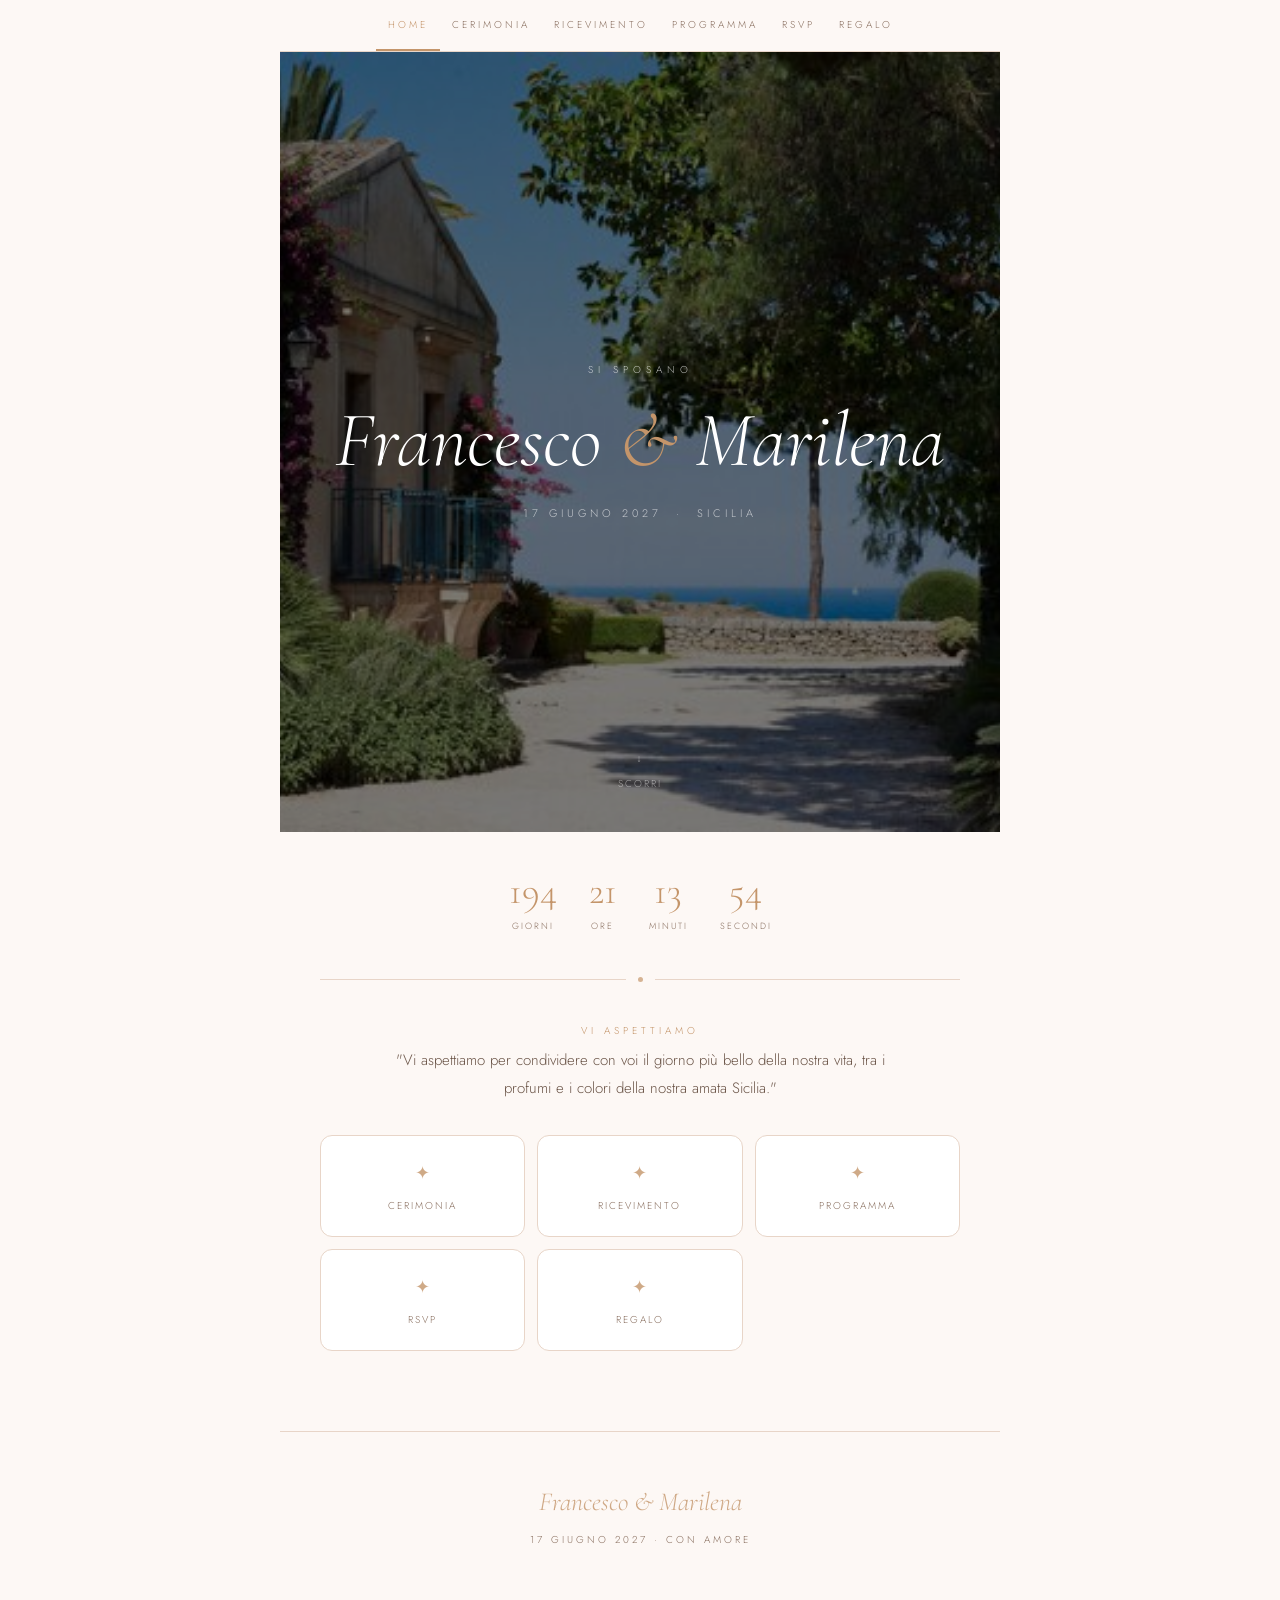
<file: index.html>
<!DOCTYPE html>
<html lang="it">
<head>
  <meta charset="UTF-8"/>
  <meta name="viewport" content="width=device-width, initial-scale=1.0"/>
  <title>Francesco & Marilena — 17 Giugno 2027</title>
  <link rel="preconnect" href="https://fonts.googleapis.com">
  <link href="https://fonts.googleapis.com/css2?family=Cormorant+Garamond:ital,wght@0,300;0,400;1,300;1,400&family=Jost:wght@300;400&display=swap" rel="stylesheet">
  <style>
    *, *::before, *::after { box-sizing: border-box; margin: 0; padding: 0; }
    :root {
      --cream: #fdf8f5;
      --gold: #c4956a;
      --gold-light: #e8d5c8;
      --brown-dark: #2c2220;
      --brown-mid: #6b5548;
      --brown-light: #8a7060;
    }
    html { scroll-behavior: smooth; }
    body {
      font-family: 'Jost', sans-serif;
      font-weight: 300;
      background: var(--cream);
      color: var(--brown-dark);
      line-height: 1.7;
      max-width: 720px;
      margin: 0 auto;
    }

    nav {
      position: sticky; top: 0; z-index: 100;
      background: rgba(253,248,245,0.96);
      backdrop-filter: blur(8px);
      border-bottom: 0.5px solid var(--gold-light);
      display: flex; justify-content: center; flex-wrap: wrap;
    }
    nav a {
      font-size: 10px; letter-spacing: 3px; text-transform: uppercase;
      color: var(--brown-light); text-decoration: none;
      padding: 16px 12px; border-bottom: 2px solid transparent;
      transition: color 0.2s, border-color 0.2s;
    }
    nav a:hover, nav a.active { color: var(--gold); border-bottom-color: var(--gold); }

    .hero {
      position: relative; text-align: center;
      height: 100vh; min-height: 560px; max-height: 780px;
      display: flex; align-items: center; justify-content: center; overflow: hidden;
    }
    .hero-bg {
      position: absolute; inset: 0;
      background-image: url('commenda.jpg');
      background-size: cover; background-position: center;
      filter: brightness(0.48); transition: transform 10s ease;
    }
    .hero:hover .hero-bg { transform: scale(1.04); }
    .hero-content { position: relative; z-index: 1; padding: 0 2rem; }
    .hero-label {
      font-size: 10px; letter-spacing: 5px; text-transform: uppercase;
      color: rgba(255,255,255,0.7); margin-bottom: 1.4rem;
      opacity: 0; animation: fadeUp 0.8s ease forwards 0.1s;
    }
    .hero-names {
      font-family: 'Cormorant Garamond', serif;
      font-size: clamp(48px, 12vw, 78px);
      font-weight: 300; font-style: italic; color: #fff; line-height: 1.05;
      opacity: 0; animation: fadeUp 0.8s ease forwards 0.25s;
    }
    .hero-amp { color: var(--gold); }
    .hero-date {
      font-size: 11px; letter-spacing: 4px; text-transform: uppercase;
      color: rgba(255,255,255,0.65); margin-top: 1.4rem;
      opacity: 0; animation: fadeUp 0.8s ease forwards 0.4s;
    }
    .hero-scroll {
      position: absolute; bottom: 2.5rem; left: 50%; transform: translateX(-50%);
      z-index: 1; display: flex; flex-direction: column; align-items: center; gap: 8px;
      color: rgba(255,255,255,0.5); font-size: 10px; letter-spacing: 2px; text-transform: uppercase;
      animation: bounce 2s infinite;
    }
    @keyframes bounce {
      0%, 100% { transform: translateX(-50%) translateY(0); }
      50% { transform: translateX(-50%) translateY(6px); }
    }
    @keyframes fadeUp {
      from { opacity: 0; transform: translateY(16px); }
      to   { opacity: 1; transform: translateY(0); }
    }

    .divider { display: flex; align-items: center; gap: 12px; padding: 0 2.5rem; margin: 2.5rem 0; }
    .div-line { flex: 1; height: 0.5px; background: var(--gold-light); }
    .div-dot { width: 5px; height: 5px; border-radius: 50%; background: var(--gold); opacity: 0.7; }

    .countdown { display: flex; justify-content: center; gap: 2rem; padding: 2.5rem 2rem 0; }
    .countdown-item { text-align: center; }
    .countdown-num {
      font-family: 'Cormorant Garamond', serif; font-size: 38px;
      font-weight: 300; color: var(--gold); line-height: 1; display: block;
    }
    .countdown-label { font-size: 9px; letter-spacing: 2px; text-transform: uppercase; color: var(--brown-light); margin-top: 4px; }

    .section-label { font-size: 10px; letter-spacing: 4px; color: var(--gold); text-transform: uppercase; margin-bottom: 0.4rem; text-align: center; }
    .body-text { font-size: 15px; color: var(--brown-mid); line-height: 1.9; text-align: center; max-width: 520px; margin: 0 auto; }

    .quick-links { display: grid; grid-template-columns: repeat(3, 1fr); gap: 12px; padding: 0 2.5rem 3rem; }
    .quick-link {
      background: #fff; border: 0.5px solid var(--gold-light);
      border-radius: 12px; padding: 1.4rem 1rem; text-align: center;
      text-decoration: none; transition: border-color 0.2s, transform 0.2s; display: block;
    }
    .quick-link:hover { border-color: var(--gold); transform: translateY(-2px); }
    .quick-link-icon { font-size: 18px; color: var(--gold); opacity: 0.8; margin-bottom: 8px; }
    .quick-link-label { font-size: 10px; letter-spacing: 2px; text-transform: uppercase; color: var(--brown-light); }

    footer { text-align: center; padding: 3rem 2rem 2rem; border-top: 0.5px solid var(--gold-light); margin-top: 2rem; }
    .footer-names { font-family: 'Cormorant Garamond', serif; font-size: 26px; font-style: italic; color: var(--gold); opacity: 0.8; }
    .footer-sub { font-size: 10px; letter-spacing: 3px; color: var(--brown-light); text-transform: uppercase; margin-top: 6px; }
    .footer-nav { display: flex; justify-content: center; gap: 16px; margin-top: 1.5rem; flex-wrap: wrap; }
    .footer-nav a { font-size: 10px; letter-spacing: 2px; text-transform: uppercase; color: var(--brown-light); text-decoration: none; transition: color 0.2s; }
    .footer-nav a:hover { color: var(--gold); }

    @media (max-width: 500px) {
      .quick-links { grid-template-columns: 1fr 1fr; }
      nav a { padding: 12px 8px; font-size: 9px; letter-spacing: 2px; }
      .countdown { gap: 1.2rem; }
    }
  </style>
</head>
<body>

<nav>
  <a href="index.html" class="active">Home</a>
  <a href="cerimonia.html">Cerimonia</a>
  <a href="ricevimento.html">Ricevimento</a>
  <a href="programma.html">Programma</a>
  <a href="rsvp.html">RSVP</a>
  <a href="regalo.html">Regalo</a>
</nav>

<div class="hero">
  <div class="hero-bg"></div>
  <div class="hero-content">
    <p class="hero-label">Si sposano</p>
    <h1 class="hero-names">Francesco <span class="hero-amp">&</span> Marilena</h1>
    <p class="hero-date">17 Giugno 2027 &nbsp;·&nbsp; Sicilia</p>
  </div>
  <div class="hero-scroll"><span>↓</span>scorri</div>
</div>

<div class="countdown">
  <div class="countdown-item"><span class="countdown-num" id="cd-days">—</span><span class="countdown-label">Giorni</span></div>
  <div class="countdown-item"><span class="countdown-num" id="cd-hours">—</span><span class="countdown-label">Ore</span></div>
  <div class="countdown-item"><span class="countdown-num" id="cd-mins">—</span><span class="countdown-label">Minuti</span></div>
  <div class="countdown-item"><span class="countdown-num" id="cd-secs">—</span><span class="countdown-label">Secondi</span></div>
</div>

<div class="divider"><div class="div-line"></div><div class="div-dot"></div><div class="div-line"></div></div>

<div style="padding: 0 2.5rem 2rem; text-align: center;">
  <p class="section-label">Vi aspettiamo</p>
  <p class="body-text">"Vi aspettiamo per condividere con voi il giorno più bello della nostra vita, tra i profumi e i colori della nostra amata Sicilia."</p>
</div>

<div class="quick-links">
  <a class="quick-link" href="cerimonia.html"><div class="quick-link-icon">✦</div><div class="quick-link-label">Cerimonia</div></a>
  <a class="quick-link" href="ricevimento.html"><div class="quick-link-icon">✦</div><div class="quick-link-label">Ricevimento</div></a>
  <a class="quick-link" href="programma.html"><div class="quick-link-icon">✦</div><div class="quick-link-label">Programma</div></a>
  <a class="quick-link" href="rsvp.html"><div class="quick-link-icon">✦</div><div class="quick-link-label">RSVP</div></a>
  <a class="quick-link" href="regalo.html"><div class="quick-link-icon">✦</div><div class="quick-link-label">Regalo</div></a>
</div>

<footer>
  <p class="footer-names">Francesco & Marilena</p>
  <p class="footer-sub">17 Giugno 2027 · Con amore</p>
  <nav class="footer-nav">
    <a href="cerimonia.html">Cerimonia</a>
    <a href="ricevimento.html">Ricevimento</a>
    <a href="programma.html">Programma</a>
    <a href="rsvp.html">RSVP</a>
    <a href="regalo.html">Regalo</a>
  </nav>
</footer>

<script>
  function tick() {
    const diff = new Date('2027-06-17T16:00:00') - new Date();
    if (diff <= 0) return;
    document.getElementById('cd-days').textContent  = Math.floor(diff / 86400000);
    document.getElementById('cd-hours').textContent = Math.floor((diff % 86400000) / 3600000);
    document.getElementById('cd-mins').textContent  = Math.floor((diff % 3600000) / 60000);
    document.getElementById('cd-secs').textContent  = Math.floor((diff % 60000) / 1000);
  }
  tick(); setInterval(tick, 1000);
</script>
</body>
</html>
</file>
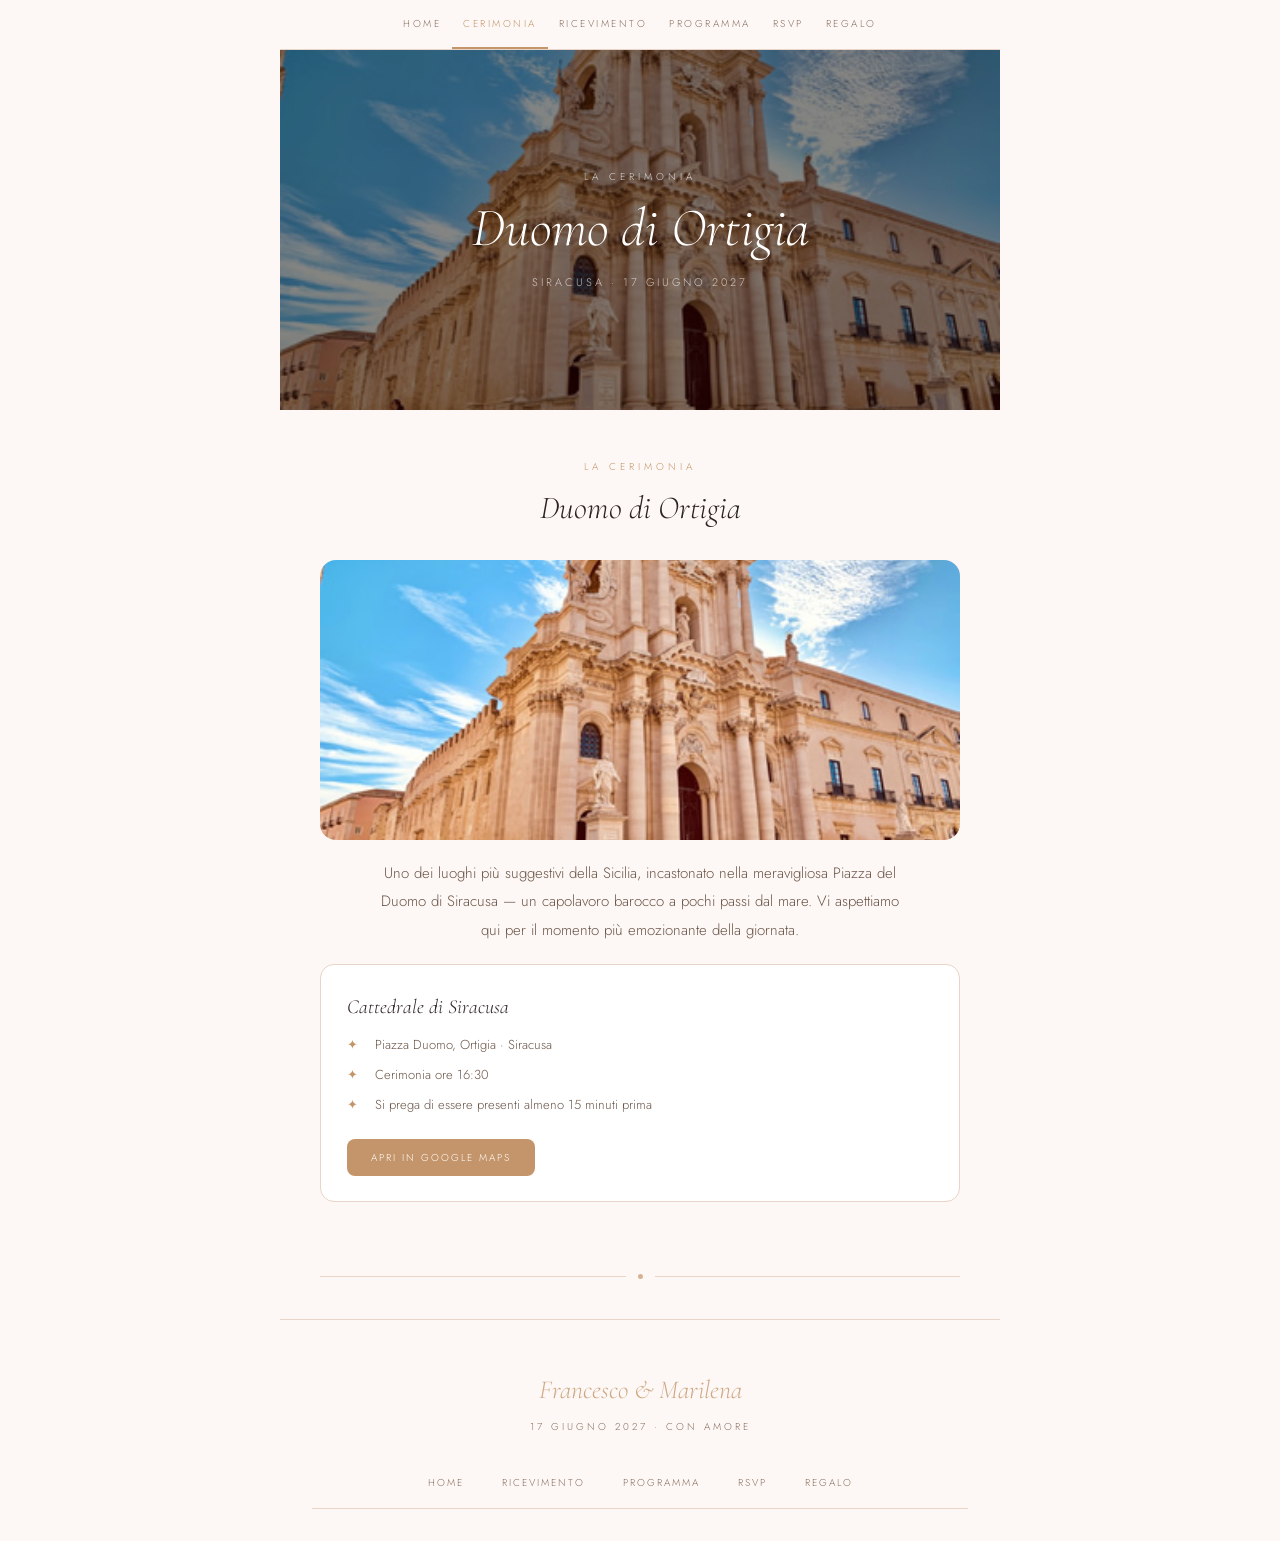
<file: cerimonia.html>
<!DOCTYPE html>
<html lang="it">
<head>
  <meta charset="UTF-8"/>
  <meta name="viewport" content="width=device-width, initial-scale=1.0"/>
  <title>Cerimonia — Francesco & Marilena</title>
  <link rel="stylesheet" href="style.css">
  <style>
    .location-section { padding: 3rem 2.5rem 2rem; }
    .location-img-hero {
      width: 100%; height: 280px; object-fit: cover;
      border-radius: 16px; display: block; margin: 1.2rem 0;
    }
    .location-info {
      background: var(--white); border: 0.5px solid var(--gold-light);
      border-radius: 14px; padding: 1.6rem; margin-top: 1.2rem;
    }
    .location-info-title {
      font-family: 'Cormorant Garamond', serif;
      font-size: 20px; font-style: italic; color: var(--brown-dark); margin-bottom: 10px;
    }
    .location-info-row {
      display: flex; gap: 10px; align-items: flex-start;
      margin-bottom: 8px; font-size: 13px; color: var(--brown-mid);
    }
    .location-info-row span:first-child { color: var(--gold); min-width: 18px; }
    .map-btn {
      display: inline-block; margin-top: 14px;
      background: var(--gold); color: var(--white);
      text-decoration: none; border-radius: 8px;
      padding: 10px 24px; font-size: 10px; letter-spacing: 2px;
      text-transform: uppercase; transition: background 0.2s;
    }
    .map-btn:hover { background: #b0804f; }
    @media (max-width: 500px) { .location-section { padding: 2.5rem 1.5rem 1.5rem; } }
  </style>
</head>
<body>

<nav>
  <a href="index.html">Home</a>
  <a href="cerimonia.html" class="active">Cerimonia</a>
  <a href="ricevimento.html">Ricevimento</a>
  <a href="programma.html">Programma</a>
  <a href="rsvp.html">RSVP</a>
  <a href="regalo.html">Regalo</a>
</nav>

<div class="page-hero">
  <div class="page-hero-bg" style="background-image: url('Duomo.jpg');"></div>
  <div class="page-hero-content">
    <p class="page-hero-label">La cerimonia</p>
    <h1 class="page-hero-title">Duomo di Ortigia</h1>
    <p class="page-hero-sub">Siracusa · 17 Giugno 2027</p>
  </div>
</div>

<div class="location-section">
  <p class="section-label">La cerimonia</p>
  <h2 class="section-title">Duomo di Ortigia</h2>

  <img class="location-img-hero" src="Duomo.jpg" alt="Piazza del Duomo di Ortigia, Siracusa" />

  <p class="body-text" style="margin-top: 1.2rem;">
    Uno dei luoghi più suggestivi della Sicilia, incastonato nella meravigliosa
    Piazza del Duomo di Siracusa — un capolavoro barocco a pochi passi dal mare.
    Vi aspettiamo qui per il momento più emozionante della giornata.
  </p>

  <div class="location-info">
    <p class="location-info-title">Cattedrale di Siracusa</p>
    <div class="location-info-row"><span>✦</span><span>Piazza Duomo, Ortigia · Siracusa</span></div>
    <div class="location-info-row"><span>✦</span><span>Cerimonia ore 16:30</span></div>
    <div class="location-info-row"><span>✦</span><span>Si prega di essere presenti almeno 15 minuti prima</span></div>
    <a class="map-btn" href="https://maps.google.com/?q=Duomo+di+Ortigia+Siracusa" target="_blank">Apri in Google Maps</a>
  </div>
</div>

<div class="divider"><div class="div-line"></div><div class="div-dot"></div><div class="div-line"></div></div>

<footer>
  <p class="footer-names">Francesco & Marilena</p>
  <p class="footer-sub">17 Giugno 2027 · Con amore</p>
  <nav class="footer-nav">
    <a href="index.html">Home</a>
    <a href="ricevimento.html">Ricevimento</a>
    <a href="programma.html">Programma</a>
    <a href="rsvp.html">RSVP</a>
    <a href="regalo.html">Regalo</a>
  </nav>
</footer>
</body>
</html>
</file>
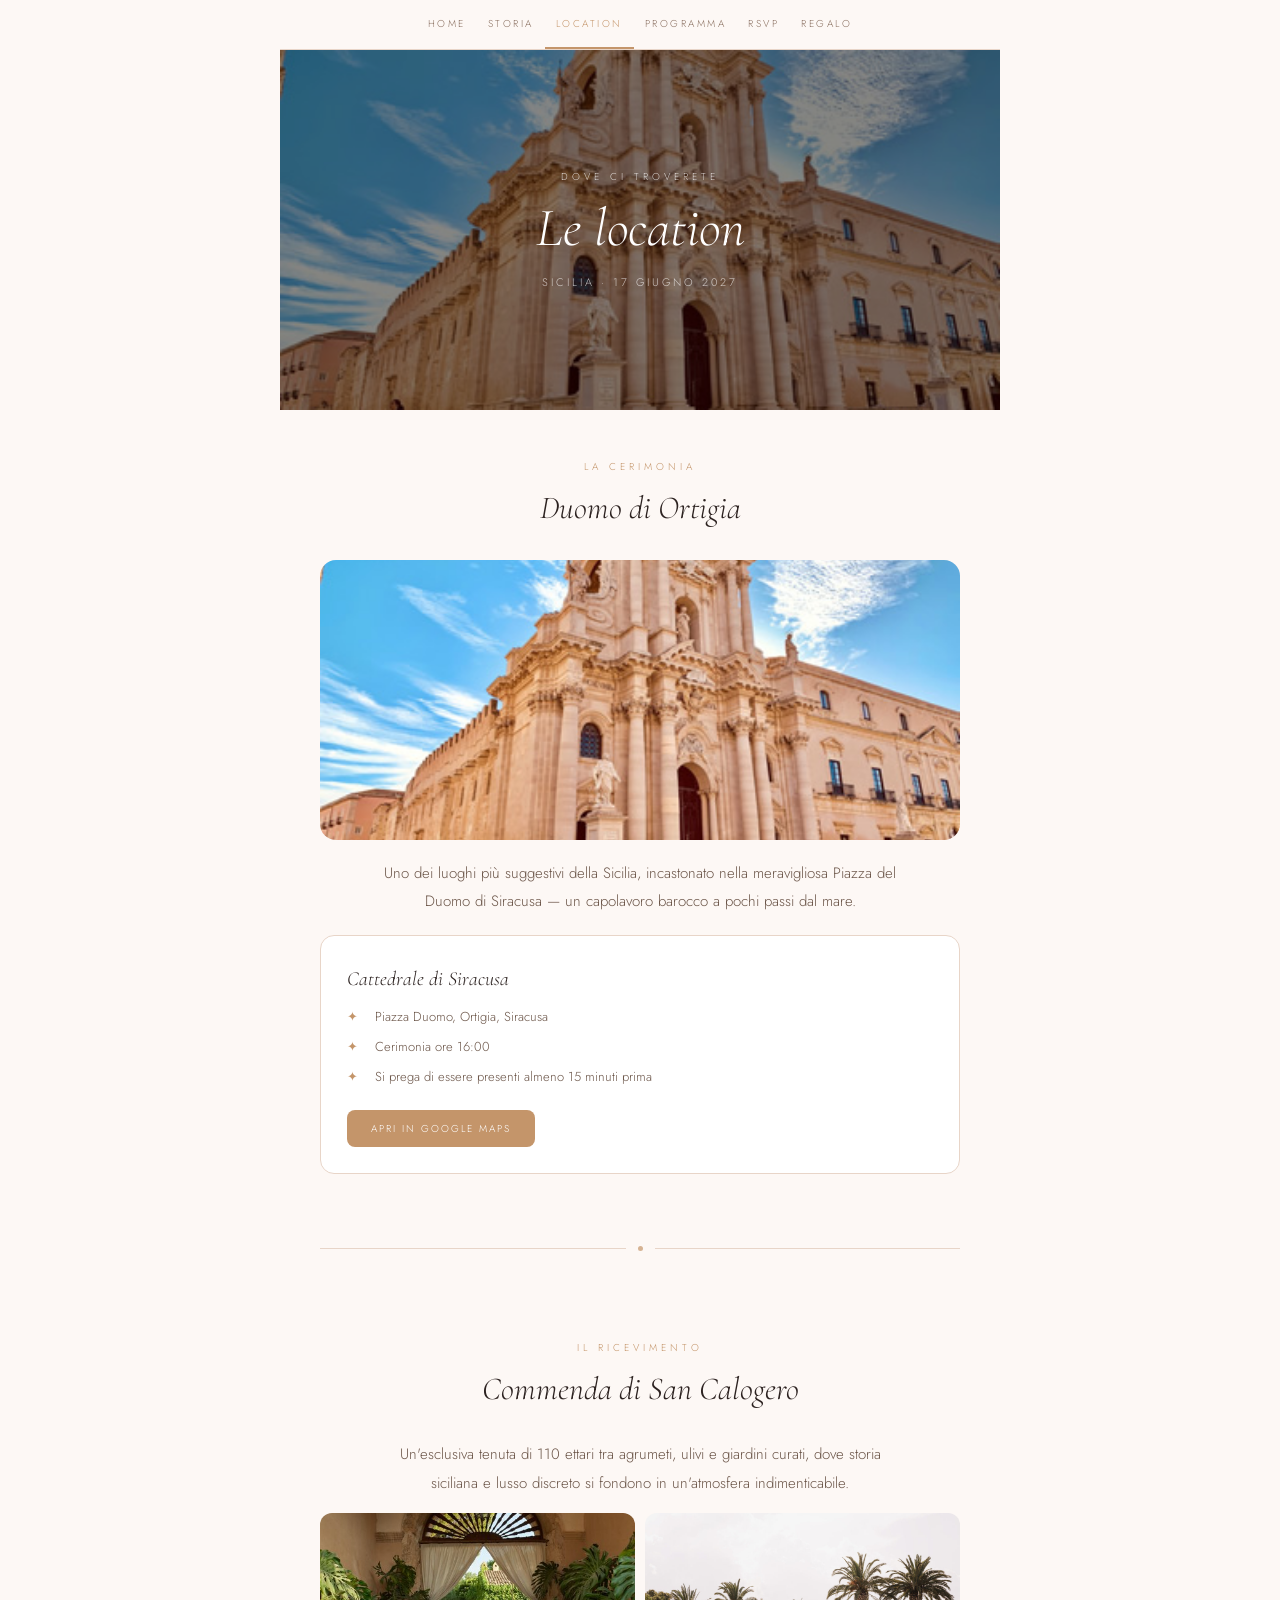
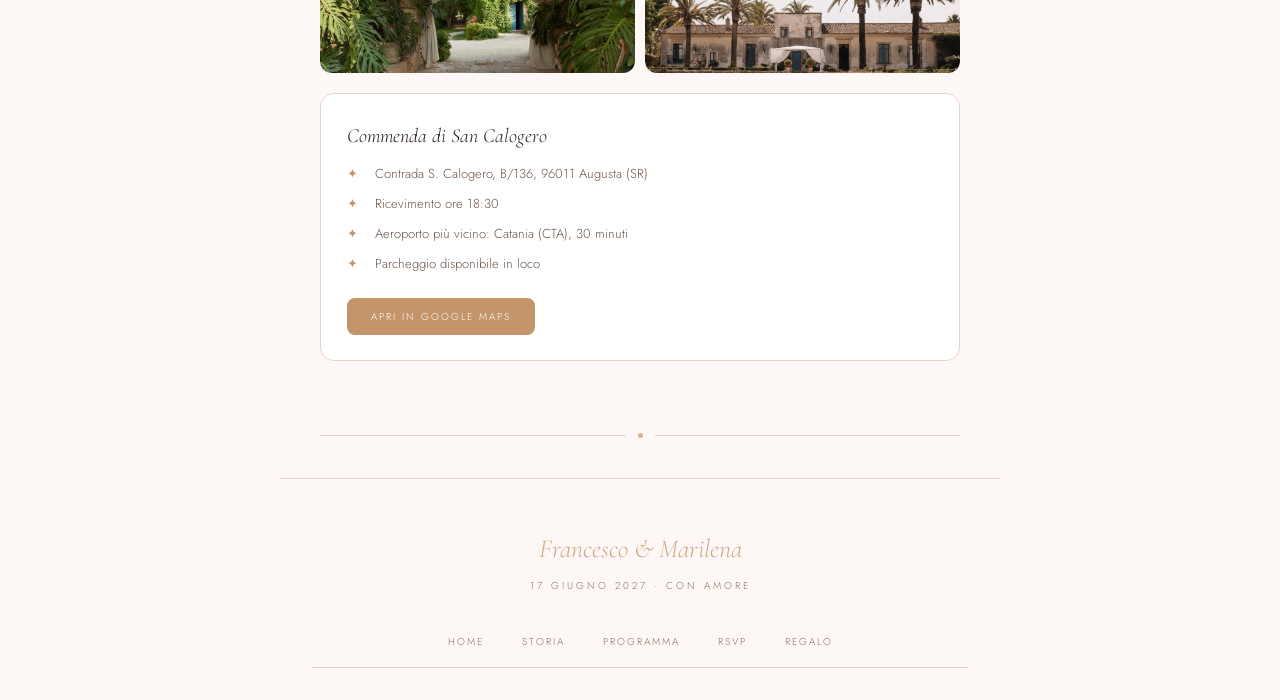
<file: location.html>
<!DOCTYPE html>
<html lang="it">
<head>
  <meta charset="UTF-8"/>
  <meta name="viewport" content="width=device-width, initial-scale=1.0"/>
  <title>Location — Francesco & Marilena</title>
  <link rel="stylesheet" href="style.css">
  <style>
    .location-section {
      padding: 3rem 2.5rem 2rem;
    }
    .location-img-hero {
      width: 100%; height: 280px; object-fit: cover;
      border-radius: 16px; display: block; margin: 1.2rem 0;
    }
    .location-img-row {
      display: grid; grid-template-columns: 1fr 1fr; gap: 10px; margin: 1rem 0;
    }
    .location-img-row img {
      width: 100%; height: 160px; object-fit: cover;
      border-radius: 12px; display: block;
    }
    .location-info {
      background: var(--white); border: 0.5px solid var(--gold-light);
      border-radius: 14px; padding: 1.6rem; margin-top: 1.2rem;
    }
    .location-info-title {
      font-family: 'Cormorant Garamond', serif;
      font-size: 20px; font-style: italic; color: var(--brown-dark);
      margin-bottom: 10px;
    }
    .location-info-row {
      display: flex; gap: 10px; align-items: flex-start;
      margin-bottom: 8px; font-size: 13px; color: var(--brown-mid);
    }
    .location-info-row span:first-child { color: var(--gold); min-width: 18px; }
    .map-btn {
      display: inline-block; margin-top: 14px;
      background: var(--gold); color: var(--white);
      text-decoration: none; border-radius: 8px;
      padding: 10px 24px; font-size: 10px; letter-spacing: 2px;
      text-transform: uppercase; transition: background 0.2s;
    }
    .map-btn:hover { background: #b0804f; }

    @media (max-width: 500px) {
      .location-img-row { grid-template-columns: 1fr; }
      .location-section { padding: 2.5rem 1.5rem 1.5rem; }
    }
  </style>
</head>
<body>

<nav>
  <a href="index.html">Home</a>
  <a href="storia.html">Storia</a>
  <a href="location.html" class="active">Location</a>
  <a href="programma.html">Programma</a>
  <a href="rsvp.html">RSVP</a>
  <a href="regalo.html">Regalo</a>
</nav>

<!-- HERO con Piazza Duomo Ortigia -->
<div class="page-hero">
  <div class="page-hero-bg" style="background-image: url('Duomo.jpg');"></div>
  <div class="page-hero-content">
    <p class="page-hero-label">Dove ci troverete</p>
    <h1 class="page-hero-title">Le location</h1>
    <p class="page-hero-sub">Sicilia · 17 Giugno 2027</p>
  </div>
</div>

<!-- CERIMONIA -->
<div class="location-section">
  <p class="section-label">La cerimonia</p>
  <h2 class="section-title">Duomo di Ortigia</h2>

  <img
    class="location-img-hero"
    src="Duomo.jpg"
    alt="Piazza del Duomo di Ortigia, Siracusa"
  />

  <p class="body-text" style="margin-top: 1.2rem;">
    Uno dei luoghi più suggestivi della Sicilia, incastonato nella meravigliosa
    Piazza del Duomo di Siracusa — un capolavoro barocco a pochi passi dal mare.
  </p>

  <div class="location-info">
    <p class="location-info-title">Cattedrale di Siracusa</p>
    <div class="location-info-row"><span>✦</span><span>Piazza Duomo, Ortigia, Siracusa</span></div>
    <div class="location-info-row"><span>✦</span><span>Cerimonia ore 16:00</span></div>
    <div class="location-info-row"><span>✦</span><span>Si prega di essere presenti almeno 15 minuti prima</span></div>
    <a class="map-btn" href="https://maps.google.com/?q=Duomo+di+Ortigia+Siracusa" target="_blank">Apri in Google Maps</a>
  </div>
</div>

<div class="divider"><div class="div-line"></div><div class="div-dot"></div><div class="div-line"></div></div>

<!-- RICEVIMENTO -->
<div class="location-section">
  <p class="section-label">Il ricevimento</p>
  <h2 class="section-title">Commenda di San Calogero</h2>
  <p class="body-text">
    Un'esclusiva tenuta di 110 ettari tra agrumeti, ulivi e giardini curati,
    dove storia siciliana e lusso discreto si fondono in un'atmosfera indimenticabile.
  </p>

  <div class="location-img-row">
    <img
      src="Commenda2.jpg"
      alt="Commenda di San Calogero - esterno"
    />
    <img
      src="Commenda3.jpg"
      alt="Commenda di San Calogero - giardini"
    />
  </div>

  <div class="location-info">
    <p class="location-info-title">Commenda di San Calogero</p>
    <div class="location-info-row"><span>✦</span><span>Contrada S. Calogero, B/136, 96011 Augusta (SR)</span></div>
    <div class="location-info-row"><span>✦</span><span>Ricevimento ore 18:30</span></div>
    <div class="location-info-row"><span>✦</span><span>Aeroporto più vicino: Catania (CTA), 30 minuti</span></div>
    <div class="location-info-row"><span>✦</span><span>Parcheggio disponibile in loco</span></div>
    <a class="map-btn" href="https://maps.google.com/?q=Contrada+S.+Calogero+B136+Augusta+SR" target="_blank">Apri in Google Maps</a>
  </div>
</div>

<div class="divider"><div class="div-line"></div><div class="div-dot"></div><div class="div-line"></div></div>

<footer>
  <p class="footer-names">Francesco & Marilena</p>
  <p class="footer-sub">17 Giugno 2027 · Con amore</p>
  <nav class="footer-nav">
    <a href="index.html">Home</a>
    <a href="storia.html">Storia</a>
    <a href="programma.html">Programma</a>
    <a href="rsvp.html">RSVP</a>
    <a href="regalo.html">Regalo</a>
  </nav>
</footer>
</body>
</html>
</file>
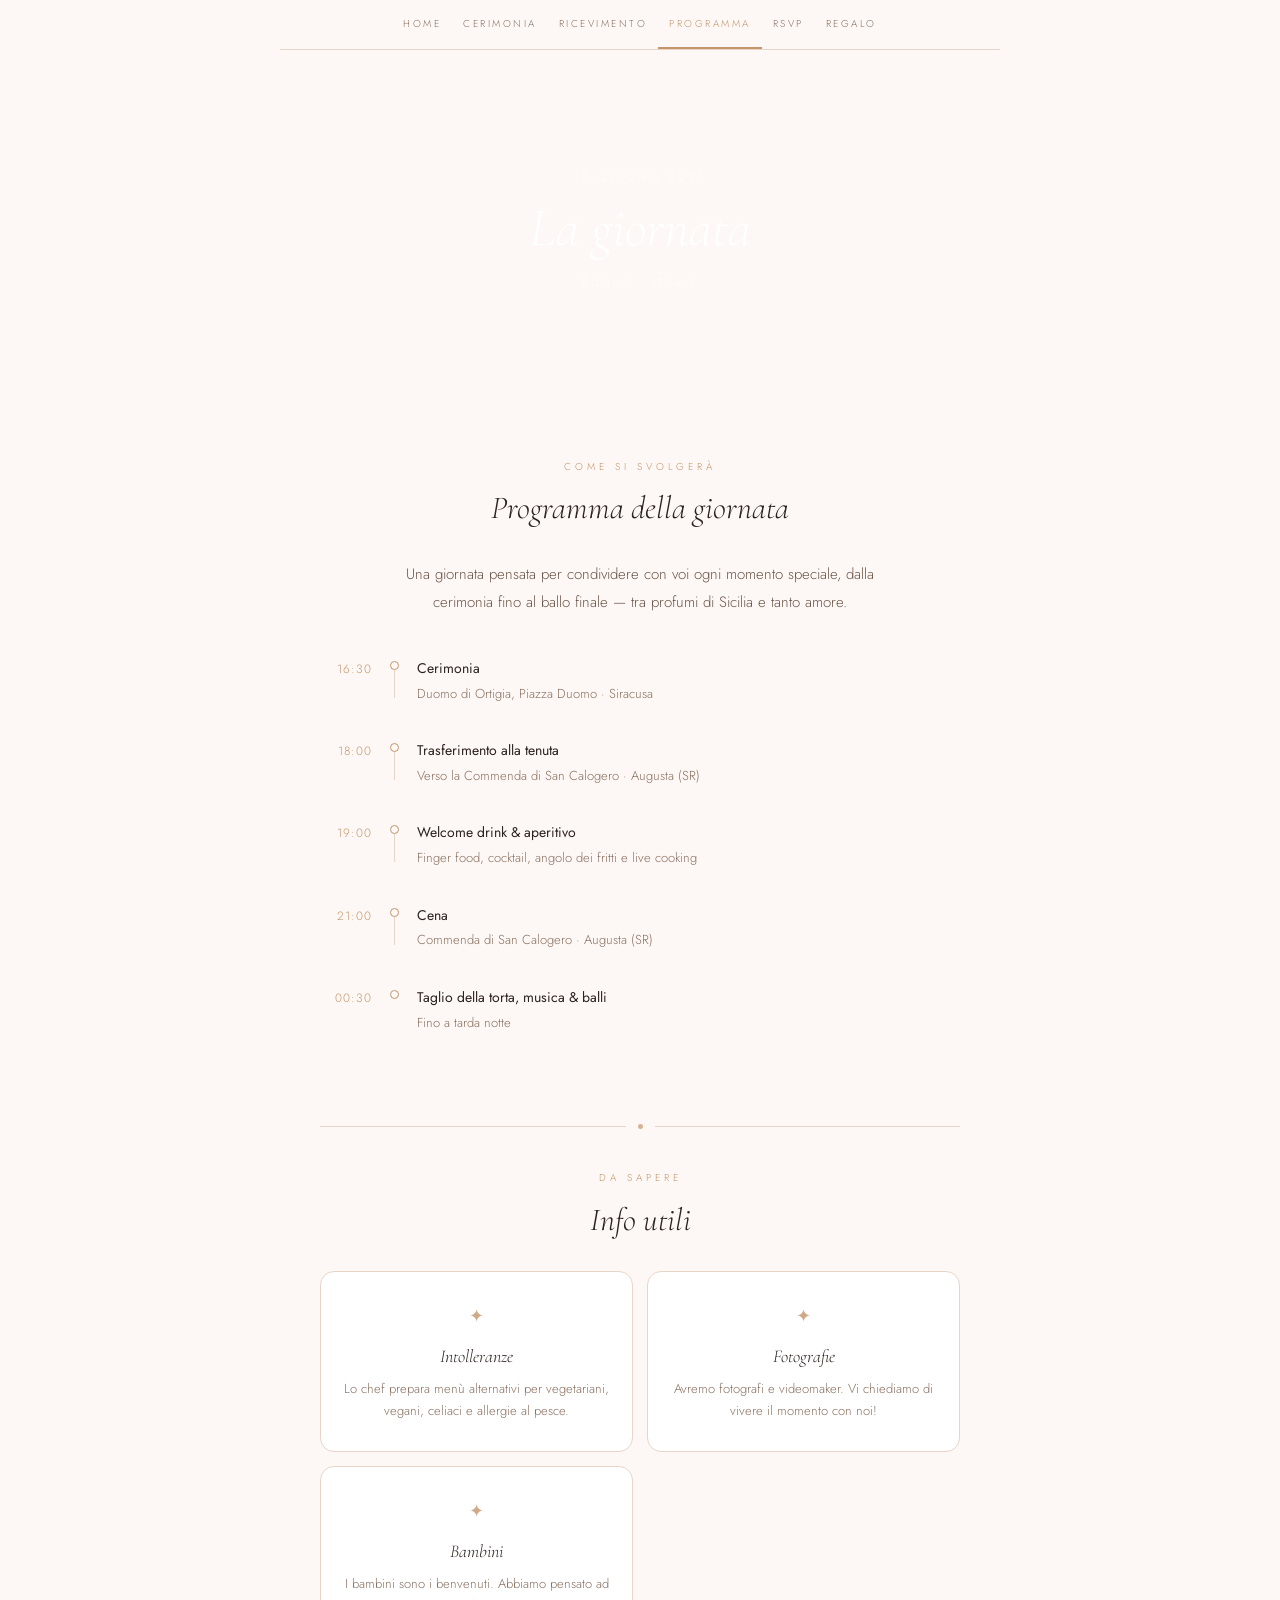
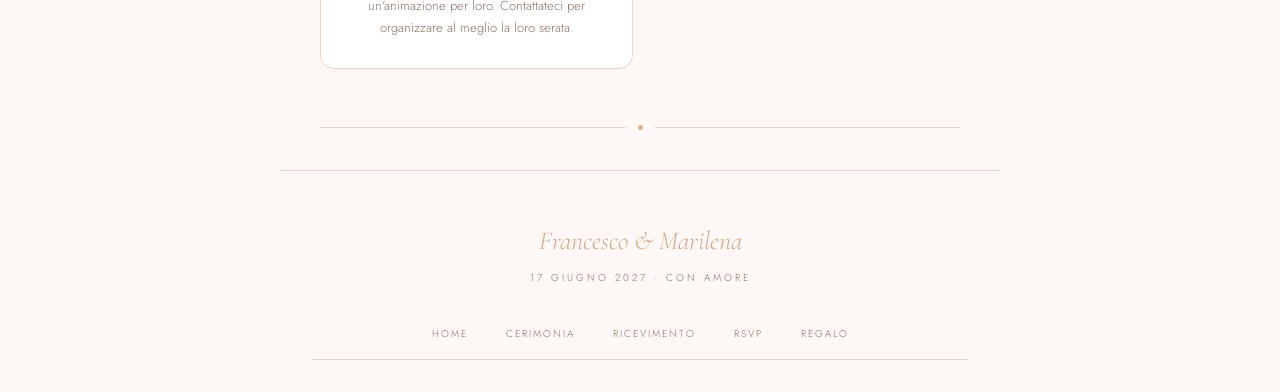
<file: programma.html>
<!DOCTYPE html>
<html lang="it">
<head>
  <meta charset="UTF-8"/>
  <meta name="viewport" content="width=device-width, initial-scale=1.0"/>
  <title>Programma — Francesco & Marilena</title>
  <link rel="stylesheet" href="style.css">
</head>
<body>

<nav>
  <a href="index.html">Home</a>
  <a href="cerimonia.html">Cerimonia</a>
  <a href="ricevimento.html">Ricevimento</a>
  <a href="programma.html" class="active">Programma</a>
  <a href="rsvp.html">RSVP</a>
  <a href="regalo.html">Regalo</a>
</nav>

<div class="page-hero">
  <div class="page-hero-bg" style="background-image: url('https://images.unsplash.com/photo-1519225421980-715cb0215aed?w=1400&q=80');"></div>
  <div class="page-hero-content">
    <p class="page-hero-label">17 Giugno 2027</p>
    <h1 class="page-hero-title">La giornata</h1>
    <p class="page-hero-sub">Sicilia · Italia</p>
  </div>
</div>

<section>
  <p class="section-label">Come si svolgerà</p>
  <h2 class="section-title">Programma della giornata</h2>
  <p class="body-text">
    Una giornata pensata per condividere con voi ogni momento speciale,
    dalla cerimonia fino al ballo finale — tra profumi di Sicilia e tanto amore.
  </p>

  <div class="timeline" style="margin-top: 2.5rem;">
    <div class="tl-item">
      <span class="tl-time">16:30</span>
      <div class="tl-track"><div class="tl-dot"></div><div class="tl-wire"></div></div>
      <div class="tl-content">
        <p class="tl-label">Cerimonia</p>
        <p class="tl-desc">Duomo di Ortigia, Piazza Duomo · Siracusa</p>
      </div>
    </div>
    <div class="tl-item">
      <span class="tl-time">18:00</span>
      <div class="tl-track"><div class="tl-dot"></div><div class="tl-wire"></div></div>
      <div class="tl-content">
        <p class="tl-label">Trasferimento alla tenuta</p>
        <p class="tl-desc">Verso la Commenda di San Calogero · Augusta (SR)</p>
      </div>
    </div>
    <div class="tl-item">
      <span class="tl-time">19:00</span>
      <div class="tl-track"><div class="tl-dot"></div><div class="tl-wire"></div></div>
      <div class="tl-content">
        <p class="tl-label">Welcome drink & aperitivo</p>
        <p class="tl-desc">Finger food, cocktail, angolo dei fritti e live cooking</p>
      </div>
    </div>
    <div class="tl-item">
      <span class="tl-time">21:00</span>
      <div class="tl-track"><div class="tl-dot"></div><div class="tl-wire"></div></div>
      <div class="tl-content">
        <p class="tl-label">Cena</p>
        <p class="tl-desc">Commenda di San Calogero · Augusta (SR)</p>
      </div>
    </div>
    <div class="tl-item">
      <span class="tl-time">00:30</span>
      <div class="tl-track"><div class="tl-dot"></div></div>
      <div class="tl-content">
        <p class="tl-label">Taglio della torta, musica & balli</p>
        <p class="tl-desc">Fino a tarda notte</p>
      </div>
    </div>
  </div>
</section>

<div class="divider"><div class="div-line"></div><div class="div-dot"></div><div class="div-line"></div></div>

<section style="padding-top: 0;">
  <p class="section-label">Da sapere</p>
  <h2 class="section-title">Info utili</h2>
  <div class="cards">
    <div class="card">
      <div class="card-icon">✦</div>
      <p class="card-title">Intolleranze</p>
      <p class="card-body">Lo chef prepara menù alternativi per vegetariani, vegani, celiaci e allergie al pesce.</p>
    </div>
    <div class="card">
      <div class="card-icon">✦</div>
      <p class="card-title">Fotografie</p>
      <p class="card-body">Avremo fotografi e videomaker. Vi chiediamo di vivere il momento con noi!</p>
    </div>
    <div class="card">
      <div class="card-icon">✦</div>
      <p class="card-title">Bambini</p>
      <p class="card-body">I bambini sono i benvenuti. Abbiamo pensato ad un'animazione per loro. Contattateci per organizzare al meglio la loro serata.</p>
    </div>
  </div>
</section>

<div class="divider"><div class="div-line"></div><div class="div-dot"></div><div class="div-line"></div></div>

<footer>
  <p class="footer-names">Francesco & Marilena</p>
  <p class="footer-sub">17 Giugno 2027 · Con amore</p>
  <nav class="footer-nav">
    <a href="index.html">Home</a>
    <a href="cerimonia.html">Cerimonia</a>
  <a href="ricevimento.html">Ricevimento</a>
    <a href="rsvp.html">RSVP</a>
    <a href="regalo.html">Regalo</a>
  </nav>
</footer>
</body>
</html>
</file>
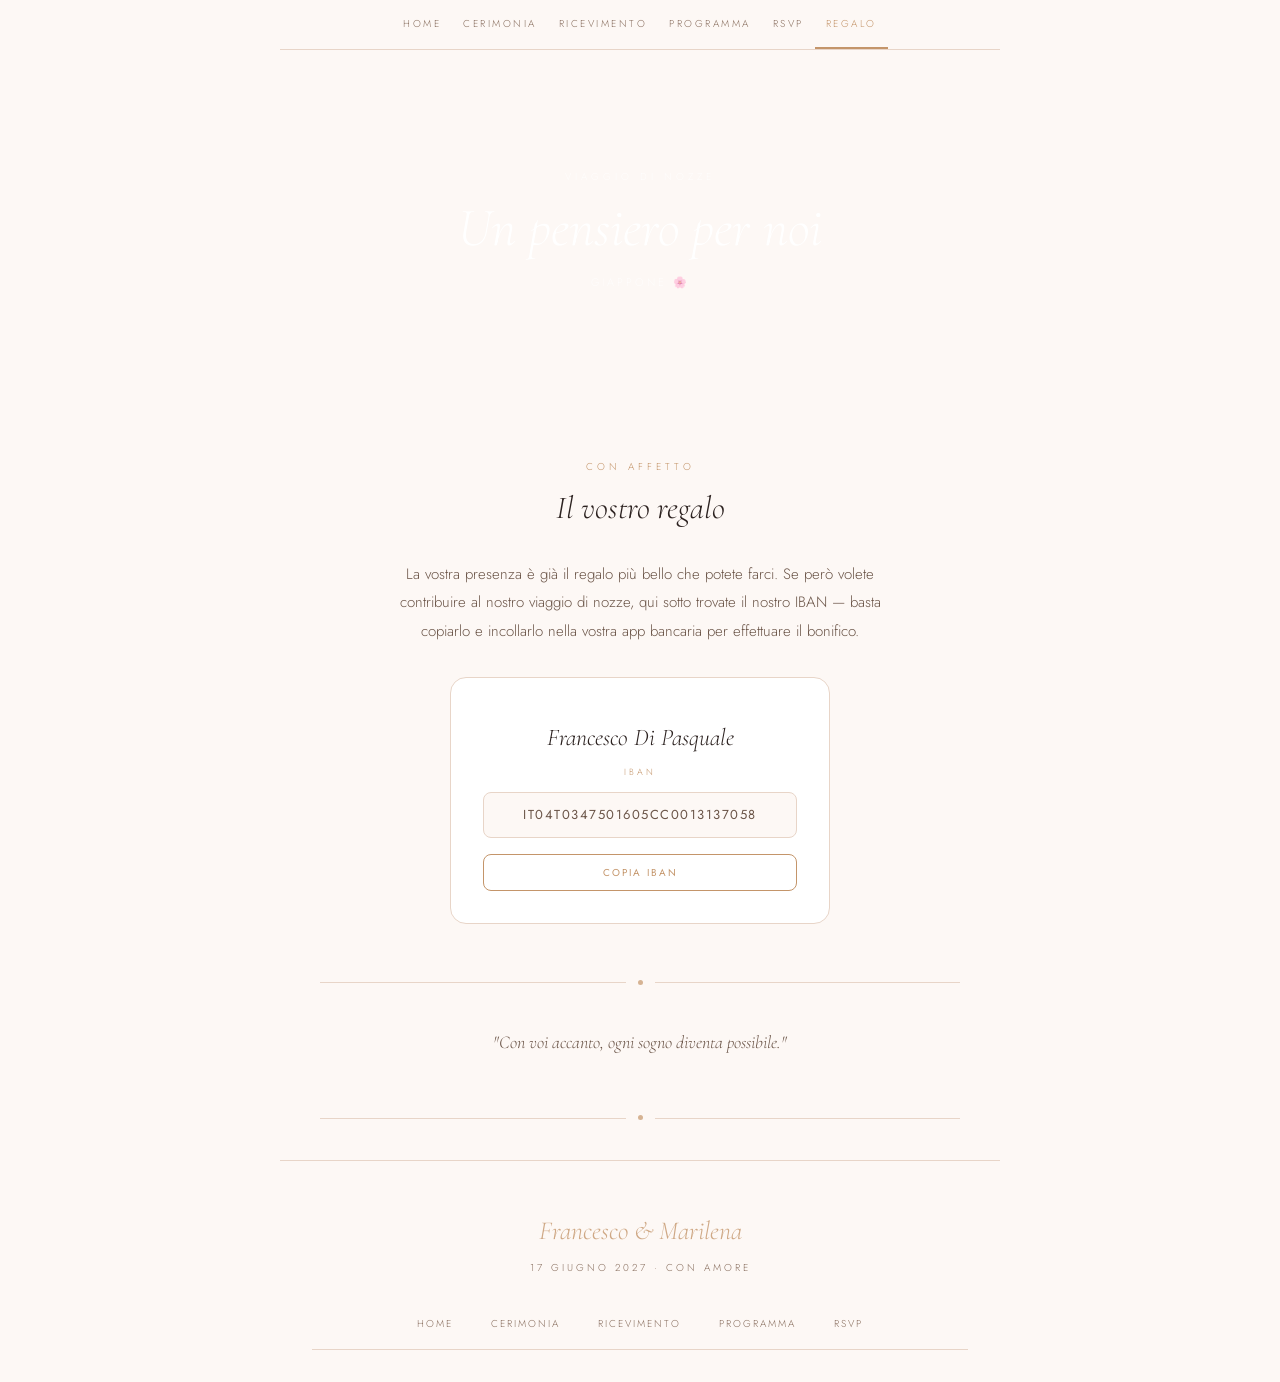
<file: regalo.html>
<!DOCTYPE html>
<html lang="it">
<head>
  <meta charset="UTF-8"/>
  <meta name="viewport" content="width=device-width, initial-scale=1.0"/>
  <title>Regalo — Francesco & Marilena</title>
  <link rel="stylesheet" href="style.css">
  <style>
    .iban-card {
      background: var(--white);
      border: 0.5px solid var(--gold-light);
      border-radius: 16px;
      padding: 2.5rem 2rem 2rem;
      text-align: center;
      margin-top: 2rem;
      max-width: 380px;
      margin-left: auto;
      margin-right: auto;
    }
    .iban-name {
      font-family: 'Cormorant Garamond', serif;
      font-size: 24px; font-style: italic;
      color: var(--brown-dark); margin-bottom: 0.3rem;
    }
    .iban-label {
      font-size: 9px; letter-spacing: 3px; text-transform: uppercase;
      color: var(--gold); margin-bottom: 0.8rem;
    }
    .iban-code {
      font-family: 'Jost', sans-serif;
      font-size: 13px; font-weight: 400;
      color: var(--brown-mid);
      background: var(--cream);
      border: 0.5px solid var(--gold-light);
      border-radius: 8px;
      padding: 11px 14px;
      letter-spacing: 1.5px;
      margin-bottom: 1rem;
      word-break: break-all;
    }
    .copy-btn {
      background: transparent;
      border: 0.5px solid var(--gold);
      border-radius: 8px;
      padding: 10px 20px;
      font-family: 'Jost', sans-serif;
      font-size: 10px; letter-spacing: 2px; text-transform: uppercase;
      color: var(--gold); cursor: pointer;
      transition: background 0.2s, color 0.2s;
      width: 100%;
    }
    .copy-btn:hover { background: var(--gold); color: #fff; }
    .copy-btn.copied { background: var(--gold); color: #fff; }
  </style>
</head>
<body>

<nav>
  <a href="index.html">Home</a>
  <a href="cerimonia.html">Cerimonia</a>
  <a href="ricevimento.html">Ricevimento</a>
  <a href="programma.html">Programma</a>
  <a href="rsvp.html">RSVP</a>
  <a href="regalo.html" class="active">Regalo</a>
</nav>

<!-- Hero con sakura giapponese -->
<div class="page-hero">
  <div class="page-hero-bg" style="background-image: url('https://images.unsplash.com/photo-1522383225653-ed111181a951?w=1400&q=80');"></div>
  <div class="page-hero-content">
    <p class="page-hero-label">Viaggio di nozze</p>
    <h1 class="page-hero-title">Un pensiero per noi</h1>
    <p class="page-hero-sub">Giappone 🌸</p>
  </div>
</div>

<section>
  <p class="section-label">Con affetto</p>
  <h2 class="section-title">Il vostro regalo</h2>
  <p class="body-text">
    La vostra presenza è già il regalo più bello che potete farci.
    Se però volete contribuire al nostro viaggio di nozze,
    qui sotto trovate il nostro IBAN — basta copiarlo e incollarlo
    nella vostra app bancaria per effettuare il bonifico.
  </p>

  <div class="iban-card">
    <p class="iban-name">Francesco Di Pasquale</p>
    <p class="iban-label">IBAN</p>
    <div class="iban-code" id="iban-f">IT04T0347501605CC0013137058</div>
    <button class="copy-btn" onclick="copyIban('iban-f', this)">Copia IBAN</button>
  </div>
</section>

<div class="divider"><div class="div-line"></div><div class="div-dot"></div><div class="div-line"></div></div>

<section style="padding-top: 0; text-align: center;">
  <p class="body-text" style="font-family: 'Cormorant Garamond', serif; font-style: italic; font-size: 18px; color: var(--brown-mid);">
    "Con voi accanto, ogni sogno diventa possibile."
  </p>
</section>

<div class="divider"><div class="div-line"></div><div class="div-dot"></div><div class="div-line"></div></div>

<footer>
  <p class="footer-names">Francesco & Marilena</p>
  <p class="footer-sub">17 Giugno 2027 · Con amore</p>
  <nav class="footer-nav">
    <a href="index.html">Home</a>
    <a href="cerimonia.html">Cerimonia</a>
    <a href="ricevimento.html">Ricevimento</a>
    <a href="programma.html">Programma</a>
    <a href="rsvp.html">RSVP</a>
  </nav>
</footer>

<script>
  function copyIban(id, btn) {
    const text = document.getElementById(id).textContent.trim();
    navigator.clipboard.writeText(text).then(() => {
      btn.textContent = 'Copiato! ✓';
      btn.classList.add('copied');
      setTimeout(() => {
        btn.textContent = 'Copia IBAN';
        btn.classList.remove('copied');
      }, 2000);
    });
  }
</script>
</body>
</html>
</file>
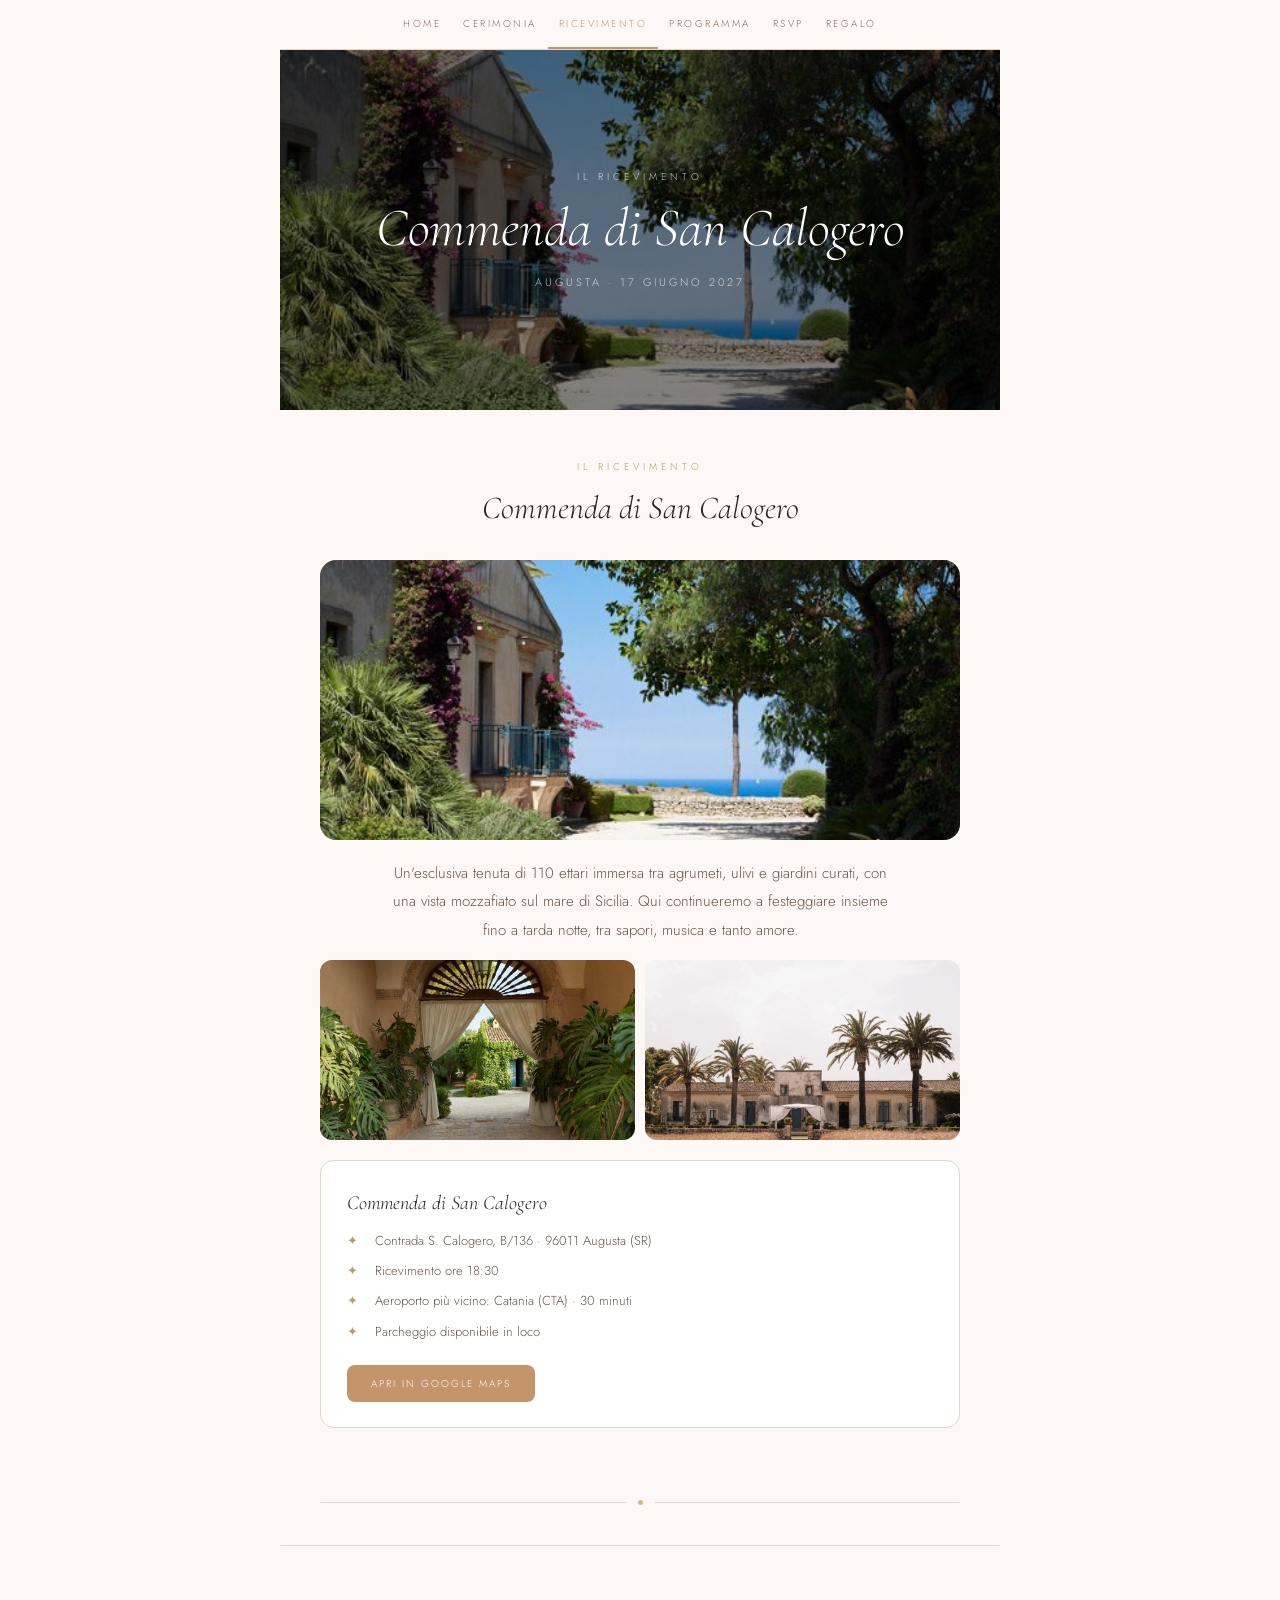
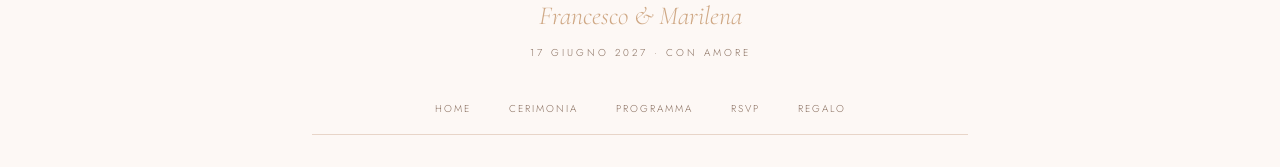
<file: ricevimento.html>
<!DOCTYPE html>
<html lang="it">
<head>
  <meta charset="UTF-8"/>
  <meta name="viewport" content="width=device-width, initial-scale=1.0"/>
  <title>Ricevimento — Francesco & Marilena</title>
  <link rel="stylesheet" href="style.css">
  <style>
    .location-section { padding: 3rem 2.5rem 2rem; }
    .location-img-hero {
      width: 100%; height: 280px; object-fit: cover;
      border-radius: 16px; display: block; margin: 1.2rem 0;
    }
    .location-img-row {
      display: grid; grid-template-columns: 1fr 1fr; gap: 10px; margin: 1rem 0;
    }
    .location-img-row img {
      width: 100%; height: 180px; object-fit: cover;
      border-radius: 12px; display: block;
    }
    .location-info {
      background: var(--white); border: 0.5px solid var(--gold-light);
      border-radius: 14px; padding: 1.6rem; margin-top: 1.2rem;
    }
    .location-info-title {
      font-family: 'Cormorant Garamond', serif;
      font-size: 20px; font-style: italic; color: var(--brown-dark); margin-bottom: 10px;
    }
    .location-info-row {
      display: flex; gap: 10px; align-items: flex-start;
      margin-bottom: 8px; font-size: 13px; color: var(--brown-mid);
    }
    .location-info-row span:first-child { color: var(--gold); min-width: 18px; }
    .map-btn {
      display: inline-block; margin-top: 14px;
      background: var(--gold); color: var(--white);
      text-decoration: none; border-radius: 8px;
      padding: 10px 24px; font-size: 10px; letter-spacing: 2px;
      text-transform: uppercase; transition: background 0.2s;
    }
    .map-btn:hover { background: #b0804f; }
    @media (max-width: 500px) {
      .location-section { padding: 2.5rem 1.5rem 1.5rem; }
      .location-img-row { grid-template-columns: 1fr; }
    }
  </style>
</head>
<body>

<nav>
  <a href="index.html">Home</a>
  <a href="cerimonia.html">Cerimonia</a>
  <a href="ricevimento.html" class="active">Ricevimento</a>
  <a href="programma.html">Programma</a>
  <a href="rsvp.html">RSVP</a>
  <a href="regalo.html">Regalo</a>
</nav>

<div class="page-hero">
  <div class="page-hero-bg" style="background-image: url('commenda.jpg');"></div>
  <div class="page-hero-content">
    <p class="page-hero-label">Il ricevimento</p>
    <h1 class="page-hero-title">Commenda di San Calogero</h1>
    <p class="page-hero-sub">Augusta · 17 Giugno 2027</p>
  </div>
</div>

<div class="location-section">
  <p class="section-label">Il ricevimento</p>
  <h2 class="section-title">Commenda di San Calogero</h2>

  <img class="location-img-hero" src="commenda.jpg" alt="Commenda di San Calogero" />

  <p class="body-text" style="margin-top: 1.2rem;">
    Un'esclusiva tenuta di 110 ettari immersa tra agrumeti, ulivi e giardini curati,
    con una vista mozzafiato sul mare di Sicilia. Qui continueremo a festeggiare
    insieme fino a tarda notte, tra sapori, musica e tanto amore.
  </p>

  <div class="location-img-row">
    <img src="Commenda2.jpg" alt="Commenda di San Calogero - dettaglio" />
    <img src="Commenda3.jpg" alt="Commenda di San Calogero - giardini" />
  </div>

  <div class="location-info">
    <p class="location-info-title">Commenda di San Calogero</p>
    <div class="location-info-row"><span>✦</span><span>Contrada S. Calogero, B/136 · 96011 Augusta (SR)</span></div>
    <div class="location-info-row"><span>✦</span><span>Ricevimento ore 18:30</span></div>
    <div class="location-info-row"><span>✦</span><span>Aeroporto più vicino: Catania (CTA) · 30 minuti</span></div>
    <div class="location-info-row"><span>✦</span><span>Parcheggio disponibile in loco</span></div>
    <a class="map-btn" href="https://maps.google.com/?q=Contrada+S.+Calogero+B136+Augusta+SR" target="_blank">Apri in Google Maps</a>
  </div>
</div>

<div class="divider"><div class="div-line"></div><div class="div-dot"></div><div class="div-line"></div></div>

<footer>
  <p class="footer-names">Francesco & Marilena</p>
  <p class="footer-sub">17 Giugno 2027 · Con amore</p>
  <nav class="footer-nav">
    <a href="index.html">Home</a>
    <a href="cerimonia.html">Cerimonia</a>
    <a href="programma.html">Programma</a>
    <a href="rsvp.html">RSVP</a>
    <a href="regalo.html">Regalo</a>
  </nav>
</footer>
</body>
</html>
</file>
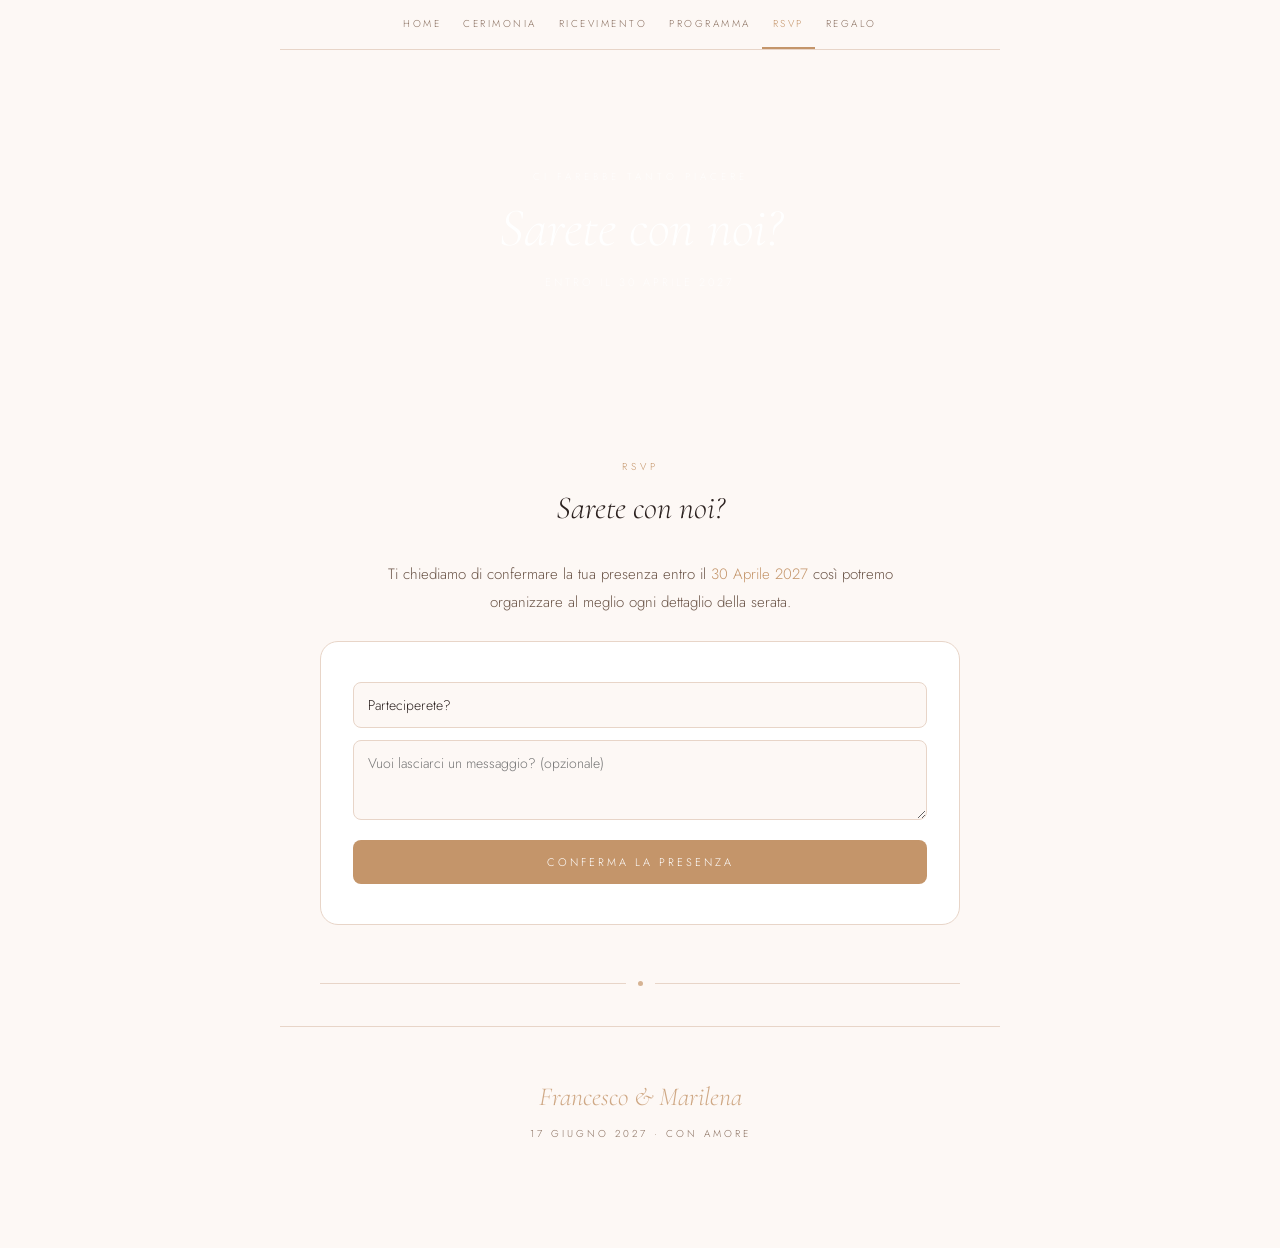
<file: rsvp.html>
<!DOCTYPE html>
<html lang="it">
<head>
  <meta charset="UTF-8"/>
  <meta name="viewport" content="width=device-width, initial-scale=1.0"/>
  <title>RSVP — Francesco & Marilena</title>
  <link rel="stylesheet" href="style.css">
  <style>
    .guest-row {
      display: flex; align-items: center; gap: 10px; margin-bottom: 10px;
    }
    .guest-num {
      font-size: 11px; letter-spacing: 2px; color: var(--gold);
      min-width: 22px; text-align: right; flex-shrink: 0;
    }
    .guest-row input {
      flex: 1;
      border: 0.5px solid var(--gold-light); border-radius: 8px;
      padding: 11px 14px; font-family: 'Jost', sans-serif; font-size: 14px;
      font-weight: 300; color: var(--brown-dark); background: var(--cream);
      outline: none; transition: border-color 0.2s;
      margin-bottom: 0 !important;
    }
    .guest-row input:focus { border-color: var(--gold); }

    .num-selector {
      display: flex; align-items: center;
      margin-bottom: 14px;
      border: 0.5px solid var(--gold-light); border-radius: 8px;
      overflow: hidden; background: var(--cream);
    }
    .num-selector button {
      background: transparent; border: none;
      padding: 12px 20px; font-size: 20px; color: var(--gold);
      cursor: pointer; transition: background 0.2s; line-height: 1;
    }
    .num-selector button:hover { background: var(--gold-light); }
    .num-selector span {
      flex: 1; text-align: center;
      font-size: 18px; color: var(--brown-dark);
      font-family: 'Cormorant Garamond', serif; font-style: italic;
    }
    .sub-label {
      font-size: 10px; letter-spacing: 3px; text-transform: uppercase;
      color: var(--gold); margin-bottom: 10px; display: block;
    }
    .field-divider { height: 0.5px; background: var(--gold-light); margin: 16px 0; }
  </style>
</head>
<body>

<nav>
  <a href="index.html">Home</a>
  <a href="cerimonia.html">Cerimonia</a>
  <a href="ricevimento.html">Ricevimento</a>
  <a href="programma.html">Programma</a>
  <a href="rsvp.html" class="active">RSVP</a>
  <a href="regalo.html">Regalo</a>
</nav>

<div class="page-hero">
  <div class="page-hero-bg" style="background-image: url('https://images.unsplash.com/photo-1511285560929-80b456fea0bc?w=1400&q=80');"></div>
  <div class="page-hero-content">
    <p class="page-hero-label">Ci farebbe tanto piacere</p>
    <h1 class="page-hero-title">Sarete con noi?</h1>
    <p class="page-hero-sub">Entro il 30 Aprile 2027</p>
  </div>
</div>

<section>
  <p class="section-label">RSVP</p>
  <h2 class="section-title">Sarete con noi?</h2>
  <p class="body-text">
    Ti chiediamo di confermare la tua presenza entro il
    <span style="color: var(--gold);">30 Aprile 2027</span>
    così potremo organizzare al meglio ogni dettaglio della serata.
  </p>

  <div class="rsvp-box">
    <div id="rsvp-form">

      <select id="rsvp-presenza">
        <option value="">Parteciperete?</option>
        <option value="si">Sì, saremo presenti con gioia</option>
        <option value="no">No, purtroppo non potremo esserci</option>
      </select>

      <div id="sezione-ospiti" style="display:none;">
        <div class="field-divider"></div>

        <span class="sub-label">Quante persone parteciperanno?</span>
        <div class="num-selector">
          <button type="button" onclick="cambiaNumero(-1)">−</button>
          <span id="num-display">1</span>
          <button type="button" onclick="cambiaNumero(+1)">+</button>
        </div>

        <span class="sub-label">Nome di ogni partecipante</span>
        <div id="guest-fields"></div>

        <div class="field-divider"></div>

        <select id="rsvp-intolleranze">
          <option value="">Intolleranze / preferenze alimentari</option>
          <option value="nessuna">Nessuna</option>
          <option value="vegetariano">Vegetariano/a</option>
          <option value="vegano">Vegano/a</option>
          <option value="celiaco">Celiaco/a</option>
          <option value="pesce">Allergia al pesce</option>
          <option value="altro">Altro (specificare nel messaggio)</option>
        </select>
      </div>

      <textarea id="rsvp-note" placeholder="Vuoi lasciarci un messaggio? (opzionale)"></textarea>
      <button class="rsvp-btn" onclick="inviaRSVP()">Conferma la presenza</button>
    </div>

    <div class="rsvp-success" id="rsvp-success">
      Grazie mille!<br>Non vediamo l'ora di festeggiare con voi 🤍
    </div>
  </div>
</section>

<div class="divider"><div class="div-line"></div><div class="div-dot"></div><div class="div-line"></div></div>

<footer>
  <p class="footer-names">Francesco & Marilena</p>
  <p class="footer-sub">17 Giugno 2027 · Con amore</p>
  <nav class="footer-nav">
    <a href="index.html">Home</a>
    <a href="cerimonia.html">Cerimonia</a>
    <a href="ricevimento.html">Ricevimento</a>
    <a href="programma.html">Programma</a>
    <a href="regalo.html">Regalo</a>
  </nav>
</footer>

<script>
  let numPartecipanti = 1;

  document.getElementById('rsvp-presenza').addEventListener('change', function() {
    const sez = document.getElementById('sezione-ospiti');
    if (this.value === 'si') {
      sez.style.display = 'block';
      aggiornaCampi();
    } else {
      sez.style.display = 'none';
    }
  });

  function cambiaNumero(delta) {
    numPartecipanti = Math.max(1, Math.min(20, numPartecipanti + delta));
    document.getElementById('num-display').textContent = numPartecipanti;
    aggiornaCampi();
  }

  function aggiornaCampi() {
    const container = document.getElementById('guest-fields');
    const esistenti = container.querySelectorAll('input');
    const valori = Array.from(esistenti).map(i => i.value);
    container.innerHTML = '';
    for (let i = 0; i < numPartecipanti; i++) {
      const row = document.createElement('div');
      row.className = 'guest-row';
      row.innerHTML = `
        <span class="guest-num">${i + 1}.</span>
        <input type="text" placeholder="Nome e cognome" value="${valori[i] || ''}" />
      `;
      container.appendChild(row);
    }
  }

  function inviaRSVP() {
    const presenza = document.getElementById('rsvp-presenza').value;
    if (!presenza) { alert('Per favore indica se parteciperai.'); return; }
    if (presenza === 'si') {
      const vuoti = Array.from(document.querySelectorAll('#guest-fields input')).some(i => !i.value.trim());
      if (vuoti) { alert('Per favore inserisci il nome di tutti i partecipanti.'); return; }
    }
    document.getElementById('rsvp-form').style.display = 'none';
    document.getElementById('rsvp-success').style.display = 'block';
  }

  aggiornaCampi();
</script>
</body>
</html>
</file>
<file: style.css>
@import url('https://fonts.googleapis.com/css2?family=Cormorant+Garamond:ital,wght@0,300;0,400;1,300;1,400&family=Jost:wght@300;400&display=swap');

*, *::before, *::after { box-sizing: border-box; margin: 0; padding: 0; }

:root {
  --cream: #fdf8f5;
  --gold: #c4956a;
  --gold-light: #e8d5c8;
  --brown-dark: #2c2220;
  --brown-mid: #6b5548;
  --brown-light: #8a7060;
  --white: #ffffff;
}

html { scroll-behavior: smooth; }

body {
  font-family: 'Jost', sans-serif;
  font-weight: 300;
  background: var(--cream);
  color: var(--brown-dark);
  line-height: 1.7;
  margin: 0 auto;
  max-width: 720px;
}

/* NAV */
nav {
  position: sticky; top: 0; z-index: 100;
  background: rgba(253,248,245,0.96);
  backdrop-filter: blur(8px);
  border-bottom: 0.5px solid var(--gold-light);
  display: flex; justify-content: center; flex-wrap: wrap;
}
nav a {
  font-size: 10px; letter-spacing: 2.5px; text-transform: uppercase;
  color: var(--brown-light); text-decoration: none;
  padding: 15px 11px; border-bottom: 2px solid transparent;
  transition: color 0.2s, border-color 0.2s;
}
nav a:hover, nav a.active { color: var(--gold); border-bottom-color: var(--gold); }

/* PAGE HERO */
.page-hero {
  position: relative; height: 360px;
  display: flex; align-items: center; justify-content: center;
  overflow: hidden; text-align: center;
}
.page-hero-bg {
  position: absolute; inset: 0;
  background-size: cover; background-position: center;
  filter: brightness(0.52);
  transition: transform 9s ease;
}
.page-hero:hover .page-hero-bg { transform: scale(1.05); }
.page-hero-content { position: relative; z-index: 1; padding: 0 2rem; }
.page-hero-label {
  font-size: 10px; letter-spacing: 4px; text-transform: uppercase;
  color: rgba(255,255,255,0.75); margin-bottom: 0.8rem;
}
.page-hero-title {
  font-family: 'Cormorant Garamond', serif;
  font-size: clamp(36px, 8vw, 54px);
  font-weight: 300; font-style: italic; color: #fff; line-height: 1.1;
}
.page-hero-sub {
  font-size: 11px; letter-spacing: 3px; color: rgba(255,255,255,0.7);
  text-transform: uppercase; margin-top: 1rem;
}

/* DIVIDER */
.divider {
  display: flex; align-items: center; gap: 12px;
  padding: 0 2.5rem; margin: 2.5rem 0;
}
.div-line { flex: 1; height: 0.5px; background: var(--gold-light); }
.div-dot { width: 5px; height: 5px; border-radius: 50%; background: var(--gold); opacity: 0.7; }

/* SECTIONS */
section { padding: 3rem 2.5rem 1rem; scroll-margin-top: 60px; }

.section-label {
  font-size: 10px; letter-spacing: 4px; color: var(--gold);
  text-transform: uppercase; margin-bottom: 0.4rem; text-align: center;
}
.section-title {
  font-family: 'Cormorant Garamond', serif; font-size: 32px;
  font-weight: 300; font-style: italic; color: var(--brown-dark);
  text-align: center; margin-bottom: 1.5rem;
}
.body-text {
  font-size: 15px; color: var(--brown-mid); line-height: 1.9;
  text-align: center; max-width: 520px; margin: 0 auto;
}

/* CARDS */
.cards { display: grid; grid-template-columns: 1fr 1fr; gap: 14px; margin-top: 1.5rem; }
.card {
  background: var(--white); border: 0.5px solid var(--gold-light);
  border-radius: 14px; padding: 1.8rem 1.2rem; text-align: center;
}
.card-icon { color: var(--gold); font-size: 18px; margin-bottom: 10px; opacity: 0.8; }
.card-title {
  font-family: 'Cormorant Garamond', serif; font-size: 18px;
  font-style: italic; color: var(--brown-dark); margin-bottom: 6px;
}
.card-body { font-size: 13px; color: var(--brown-light); line-height: 1.7; }
.card-link {
  display: inline-block; margin-top: 10px; font-size: 10px; letter-spacing: 2px;
  text-transform: uppercase; color: var(--gold); text-decoration: none;
  border-bottom: 0.5px solid var(--gold-light); padding-bottom: 1px;
  transition: border-color 0.2s;
}
.card-link:hover { border-color: var(--gold); }

/* LOCATION IMAGES */
.location-img-hero {
  width: 100%; height: 240px; object-fit: cover;
  border-radius: 14px; display: block; margin: 1.2rem 0;
}
.location-img-row {
  display: grid; grid-template-columns: 1fr 1fr; gap: 10px; margin: 1rem 0;
}
.location-img-row img {
  width: 100%; height: 170px; object-fit: cover;
  border-radius: 12px; display: block;
}

/* INFO BOX */
.info-box {
  background: var(--white); border: 0.5px solid var(--gold-light);
  border-radius: 14px; padding: 1.6rem; margin-top: 1.2rem;
}
.info-box-title {
  font-family: 'Cormorant Garamond', serif;
  font-size: 20px; font-style: italic; color: var(--brown-dark); margin-bottom: 10px;
}
.info-row {
  display: flex; gap: 10px; align-items: flex-start;
  margin-bottom: 8px; font-size: 13px; color: var(--brown-mid);
}
.info-row span:first-child { color: var(--gold); min-width: 18px; flex-shrink: 0; }
.map-btn {
  display: inline-block; margin-top: 14px;
  background: var(--gold); color: var(--white);
  text-decoration: none; border-radius: 8px;
  padding: 10px 24px; font-size: 10px; letter-spacing: 2px;
  text-transform: uppercase; transition: background 0.2s;
}
.map-btn:hover { background: #b0804f; }

/* TIMELINE */
.timeline { margin-top: 1.5rem; }
.tl-item { display: flex; gap: 18px; margin-bottom: 1.4rem; align-items: flex-start; }
.tl-time {
  font-size: 12px; letter-spacing: 1px; color: var(--gold);
  min-width: 52px; text-align: right; padding-top: 2px; flex-shrink: 0;
}
.tl-track { display: flex; flex-direction: column; align-items: center; }
.tl-dot {
  width: 9px; height: 9px; border-radius: 50%;
  background: var(--cream); border: 1.5px solid var(--gold);
  flex-shrink: 0; margin-top: 4px;
}
.tl-wire { width: 0.5px; flex: 1; min-height: 28px; background: var(--gold-light); }
.tl-content { flex: 1; padding-bottom: 12px; }
.tl-label { font-size: 14px; font-weight: 400; color: var(--brown-dark); margin-bottom: 2px; }
.tl-desc { font-size: 13px; color: var(--brown-light); }

/* RSVP */
.rsvp-box {
  background: var(--white); border: 0.5px solid var(--gold-light);
  border-radius: 18px; padding: 2.5rem 2rem; margin-top: 1.5rem;
}
.rsvp-box input,
.rsvp-box select,
.rsvp-box textarea {
  width: 100%; border: 0.5px solid var(--gold-light); border-radius: 8px;
  padding: 12px 14px; font-family: 'Jost', sans-serif; font-size: 14px;
  font-weight: 300; color: var(--brown-dark); background: var(--cream);
  margin-bottom: 12px; outline: none; transition: border-color 0.2s; appearance: none;
}
.rsvp-box input:focus,
.rsvp-box select:focus,
.rsvp-box textarea:focus { border-color: var(--gold); }
.rsvp-box textarea { resize: vertical; min-height: 80px; }
.rsvp-btn {
  background: var(--gold); color: var(--white); border: none; border-radius: 8px;
  padding: 14px 32px; font-family: 'Jost', sans-serif; font-weight: 300;
  font-size: 11px; letter-spacing: 3px; text-transform: uppercase;
  cursor: pointer; width: 100%; transition: background 0.2s;
}
.rsvp-btn:hover { background: #b0804f; }
.rsvp-btn:focus { outline: 2px solid var(--gold); outline-offset: 2px; }
.rsvp-success {
  display: none; text-align: center; padding: 1.5rem;
  font-family: 'Cormorant Garamond', serif; font-style: italic;
  font-size: 22px; color: var(--gold);
}

/* FOOTER */
footer {
  text-align: center; padding: 3rem 2rem 2rem;
  border-top: 0.5px solid var(--gold-light); margin-top: 2rem;
}
.footer-names {
  font-family: 'Cormorant Garamond', serif; font-size: 26px;
  font-style: italic; color: var(--gold); opacity: 0.8;
}
.footer-sub {
  font-size: 10px; letter-spacing: 3px; color: var(--brown-light);
  text-transform: uppercase; margin-top: 6px;
}
.footer-nav { display: flex; justify-content: center; gap: 16px; margin-top: 1.5rem; flex-wrap: wrap; }
.footer-nav a {
  font-size: 10px; letter-spacing: 2px; text-transform: uppercase;
  color: var(--brown-light); text-decoration: none; transition: color 0.2s;
}
.footer-nav a:hover { color: var(--gold); }

/* ANIMATIONS */
@keyframes fadeUp {
  from { opacity: 0; transform: translateY(16px); }
  to   { opacity: 1; transform: translateY(0); }
}

/* NAVETTA BADGE */
.badge-info {
  display: inline-block; font-size: 10px; letter-spacing: 2px;
  text-transform: uppercase; color: var(--brown-light);
  background: var(--cream); border: 0.5px solid var(--gold-light);
  border-radius: 20px; padding: 4px 14px; margin-bottom: 1rem;
}

/* RESPONSIVE */
@media (max-width: 540px) {
  .cards { grid-template-columns: 1fr; }
  .location-img-row { grid-template-columns: 1fr; }
  nav a { padding: 12px 8px; font-size: 9px; letter-spacing: 1.5px; }
  section { padding: 2.5rem 1.4rem 1rem; }
  .page-hero { height: 280px; }
  .rsvp-box { padding: 1.8rem 1.2rem; }
  .divider { padding: 0 1.4rem; }
}
</file>
